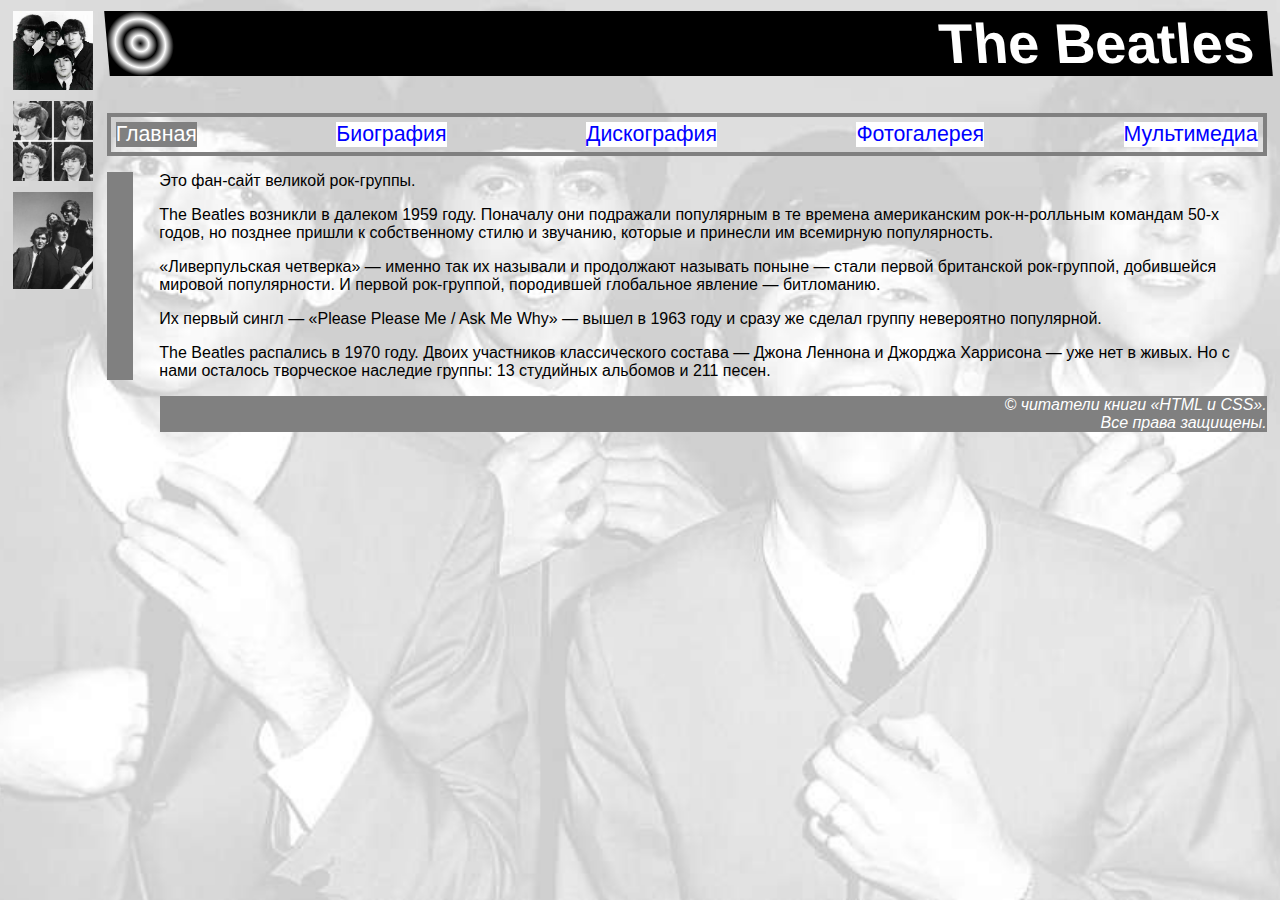
<file: index.html>
﻿<!doctype html>
<html>
    <head>
        <meta charset="UTF-8">
        <title>Главная :: The Beatles</title>
        <link href="styles/styles.css"
        rel="stylesheet" type="text/css">
    </head>
    <body>
        <header>
            <h1>The Beatles</h1>
        </header>
        <nav>
            <div>Главная</div>
            <a href="pages/biography.html">Биография</a>
            <a href="pages/discography.html">Дискография</a>
            <a href="pages/photogallery.html">Фотогалерея</a>
            <a href="pages/media.html">Мультимедиа</a>
        </nav>
        <main>
            <p>Это фан-сайт великой рок-группы.</p>
            <p>The Beatles возникли в далеком 1959 году. Поначалу они подражали
популярным в те времена американским рок-н-ролльным командам
50-х годов, но позднее пришли к собственному стилю и звучанию,
которые и принесли им всемирную популярность.</p>

<p>&laquo;Ливерпульская четверка&raquo;&nbsp;&mdash; именно так их
называли и продолжают называть поныне&nbsp;&mdash; стали первой
британской рок-группой, добившейся мировой популярности. И первой
рок-группой, породившей глобальное явление&nbsp;&mdash; битломанию.</p>

<p>Их первый сингл&nbsp;&mdash; &laquo;Please Please Me / Ask Me Why&raquo;&nbsp;&mdash;
вышел в 1963 году и сразу же сделал группу невероятно популярной.</p>

<p>The Beatles распались в 1970 году. Двоих участников классического
состава&nbsp;&mdash; Джона Леннона и Джорджа Харрисона&nbsp;&mdash;
уже нет в живых. Но с нами осталось творческое наследие группы:
13 студийных альбомов и 211 песен.</p>
        </main>
        <footer>
            <p>&copy; читатели книги &laquo;HTML и CSS&raquo;.<br>
            Все права защищены.</p>
        </footer>
    </body>
</html>
</file>
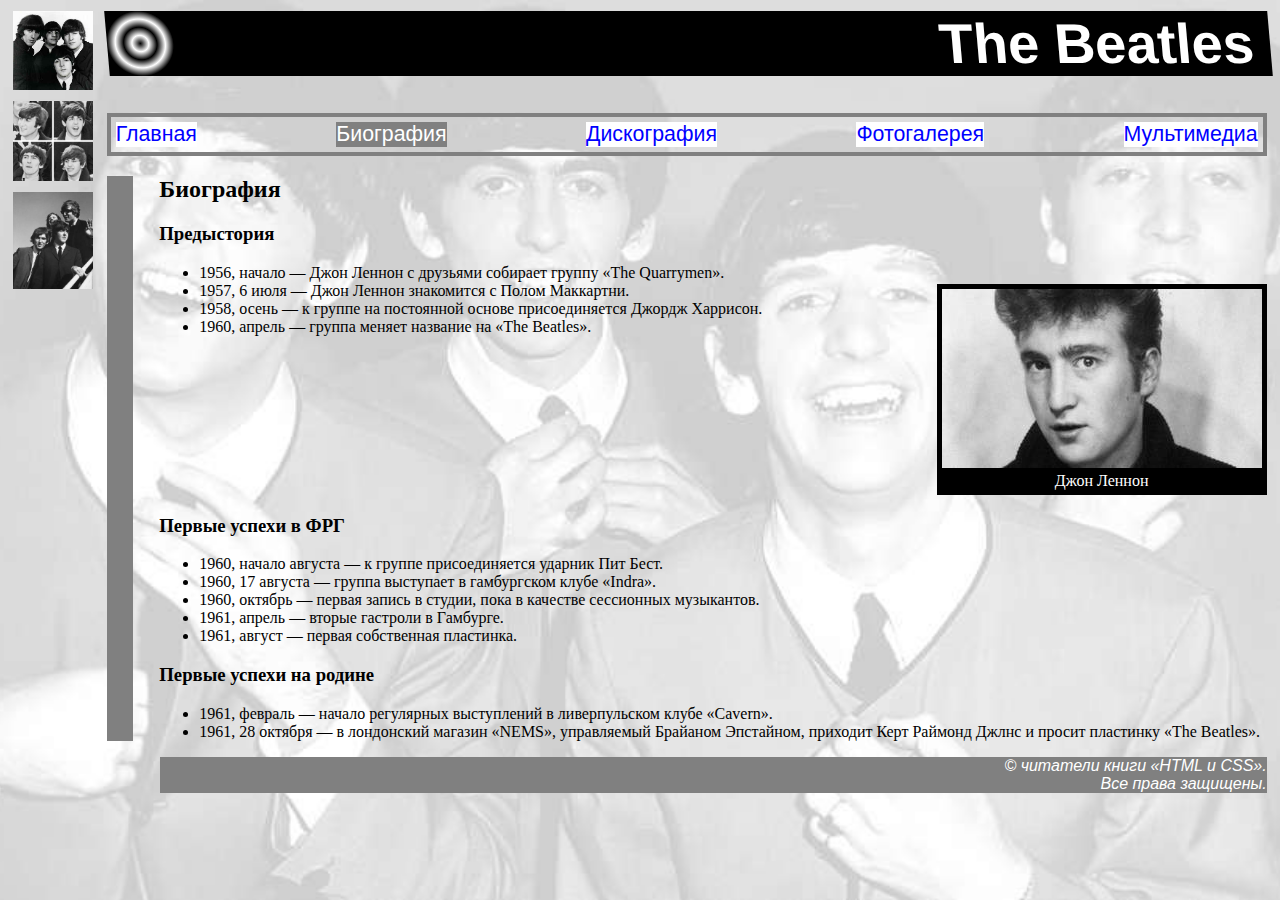
<file: pages/biography.html>
﻿<!doctype html>
<html>
    <head>
        <meta charset="UTF-8">
        <title>Биография :: The Beatles</title>
        <link href="../styles/styles.css"
        rel="stylesheet" type="text/css">
    </head>
    <body>
        <header>
            <h1>The Beatles</h1>
        </header>
        <nav>
            <a href="../index.html">Главная</a>
            <div>Биография</div>
            <a href="discography.html">Дискография</a>
            <a href="photogallery.html">Фотогалерея</a>
            <a href="media.html">Мультимедиа</a>
        </nav>
        <main>
            <h2>Биография</h2>
            <h3>Предыстория</h3>
            <ul>
                <aside><img src="../images/john_lennon.jpg"><br>Джон Леннон</aside>
                <li>1956, начало&nbsp;&mdash; Джон Леннон с друзьями собирает
                группу &laquo;The Quarrymen&raquo;.</li>
                <li>1957, 6 июля&nbsp;&mdash; Джон Леннон знакомится с Полом
                Маккартни.</li>
                <li>1958, осень&nbsp;&mdash; к группе на постоянной основе
                присоединяется Джордж Харрисон.</li>
                <li>1960, апрель&nbsp;&mdash; группа меняет название на
                &laquo;The Beatles&raquo;.</li>
            </ul>
            <h3 style="clear: right;">Первые успехи в ФРГ</h3>
            <ul>
                <li>1960, начало августа&nbsp;&mdash; к группе присоединяется ударник
                Пит Бест.</li>
                <li>1960, 17 августа&nbsp;&mdash; группа выступает в гамбургском
                клубе &laquo;Indra&raquo;.</li>
                <li>1960, октябрь&nbsp;&mdash; первая запись в студии, пока в
                качестве сессионных музыкантов.</li>
                <li>1961, апрель&nbsp;&mdash; вторые гастроли в Гамбурге.</li>
                <li>1961, август&nbsp;&mdash; первая собственная пластинка.</li>
            </ul>
            <h3>Первые успехи на родине</h3>
            <ul>
                <li>1961, февраль&nbsp;&mdash; начало регулярных выступлений
                в ливерпульском клубе &laquo;Cavern&raquo;.</li>
                <li>1961, 28 октября&nbsp;&mdash; в лондонский магазин
                &laquo;NEMS&raquo;, управляемый Брайаном Эпстайном, приходит
                Керт Раймонд Джлнс и просит пластинку &laquo;The Beatles&raquo;.</li>
            </ul>
        </main>
        <footer>
            <p>&copy; читатели книги &laquo;HTML и CSS&raquo;.<br>
            Все права защищены.</p>
        </footer>
    </body>
</html>
</file>
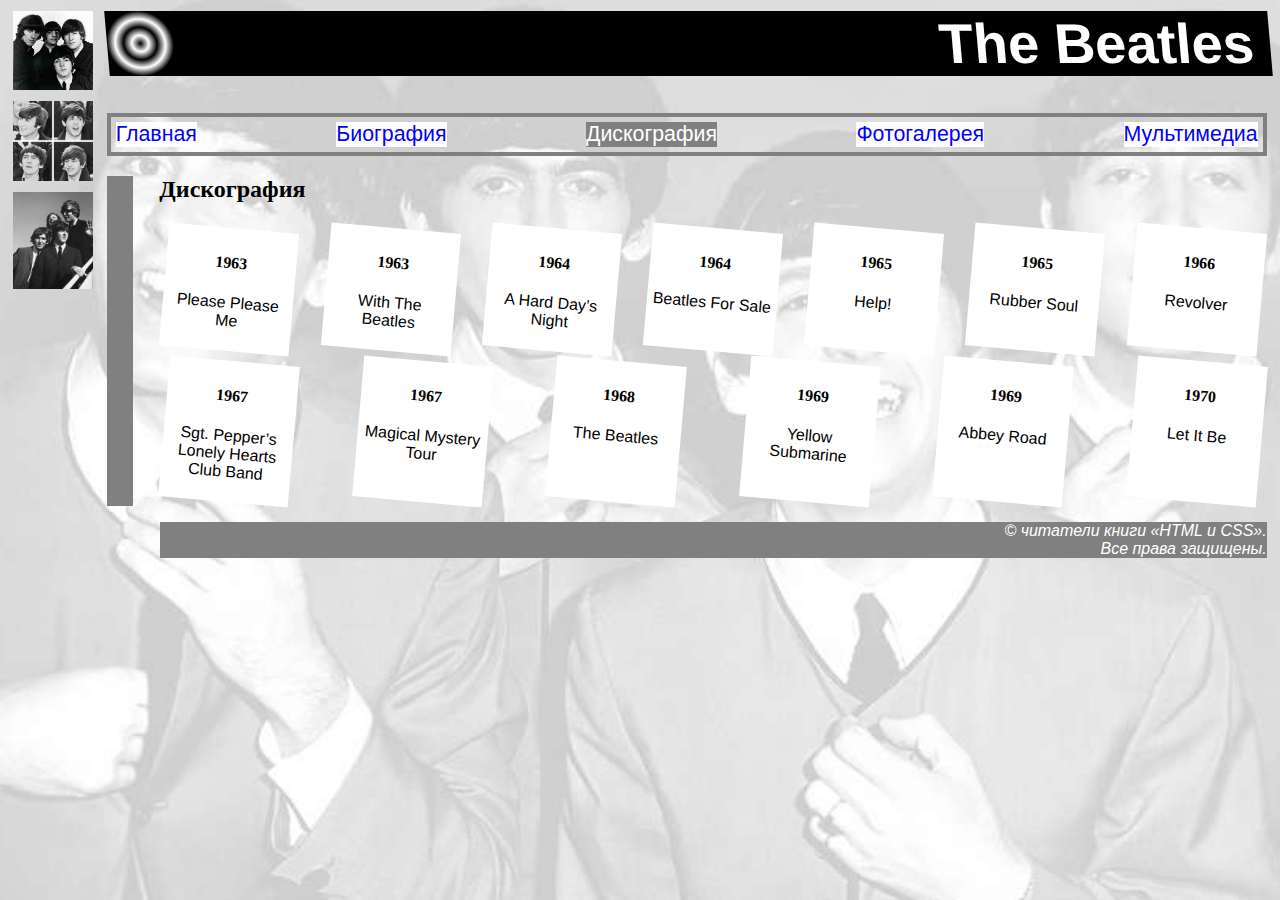
<file: pages/discography.html>
﻿<!doctype html>
<html>
    <head>
        <meta charset="UTF-8">
        <title>Дискография :: The Beatles</title>
        <link href="../styles/styles.css"
        rel="stylesheet" type="text/css">
    </head>
    <body>
        <header>
            <h1>The Beatles</h1>
        </header>
        <nav>
            <a href="../index.html">Главная</a>
            <a href="biography.html">Биография</a>
            <div>Дискография</div>
            <a href="photogallery.html">Фотогалерея</a>
            <a href="media.html">Мультимедиа</a>
        </nav>
        <main>
            <h2>Дискография</h2>
            <div id="discography">
                <div>
                    <h4>1963</h4>
                    <p>Please Please Me</p>
                </div>
                <div>
                    <h4>1963</h4>
                    <p>With The Beatles</p>
                </div>
                <div>
                    <h4>1964</h4>
                    <p>A Hard Day’s Night</p>
                </div>
                <div>
                    <h4>1964</h4>
                    <p>Beatles For Sale</p>
                </div>
                <div>
                    <h4>1965</h4>
                    <p>Help!</p>
                </div>
                <div>
                    <h4>1965</h4>
                    <p>Rubber Soul</p>
                </div>
                <div>
                    <h4>1966</h4>
                    <p>Revolver</p>
                </div>
                <div>
                    <h4>1967</h4>
                    <p>Sgt. Pepper’s Lonely Hearts Club Band</p>
                </div>
                <div>
                    <h4>1967</h4>
                    <p>Magical Mystery Tour</p>
                </div>
                <div>
                    <h4>1968</h4>
                    <p>The Beatles</p>
                </div>
                <div>
                    <h4>1969</h4>
                    <p>Yellow Submarine</p>
                </div>
                <div>
                    <h4>1969</h4>
                    <p>Abbey Road</p>
                </div>
                <div>
                    <h4>1970</h4>
                    <p>Let It Be</p>
                </div>
            </div>
        </main>
        <footer>
            <p>&copy; читатели книги &laquo;HTML и CSS&raquo;.<br>
            Все права защищены.</p>
        </footer>
    </body>
</html>
</file>
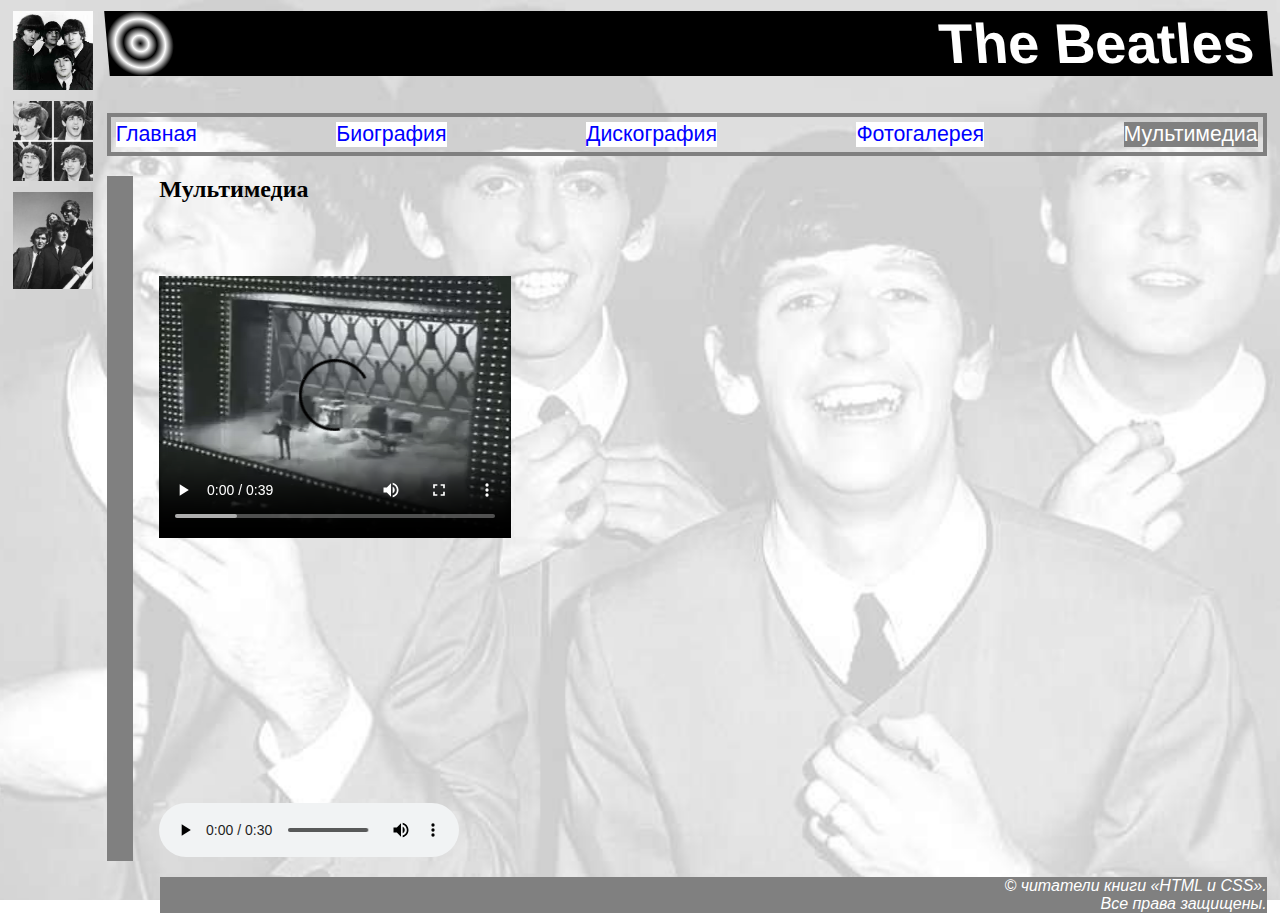
<file: pages/media.html>
﻿<!doctype html>
<html>
    <head>
        <meta charset="UTF-8">
        <title>Мультимедиа :: The Beatles</title>
        <link href="../styles/styles.css"
        rel="stylesheet" type="text/css">
    </head>
    <body>
        <header>
            <h1>The Beatles</h1>
        </header>
        <nav>
            <a href="../index.html">Главная</a>
            <a href="biography.html">Биография</a>
            <a href="discography.html">Дискография</a>
            <a href="photogallery.html">Фотогалерея</a>
            <div>Мультимедиа</div>
        </nav>
        <main>
            <h2>Мультимедиа</h2>
            <video src="../media/the_beatles_yesterday.mp4" controls></video>
            <iframe width="560" height="315"
            src="https://www.youtube.com/embed/vZC1qtKiz9Q"
            frameborder="0"
            allow="accelerometer; autoplay; encrypted-media; gyroscope; picture-in-picture"
            allowfullscreen></iframe>
            <audio src="../media/the_beatles_let_it_be.mp3" controls></audio>
            <iframe width="560" height="315"
            src="https://www.youtube.com/embed/bhLL_Ie8E2U"
            frameborder="0"
            allow="accelerometer; autoplay; encrypted-media; gyroscope; picture-in-picture"
            allowfullscreen></iframe>
        </main>
        <footer>
            <p>&copy; читатели книги &laquo;HTML и CSS&raquo;.<br>
            Все права защищены.</p>
        </footer>
    </body>
</html>
</file>
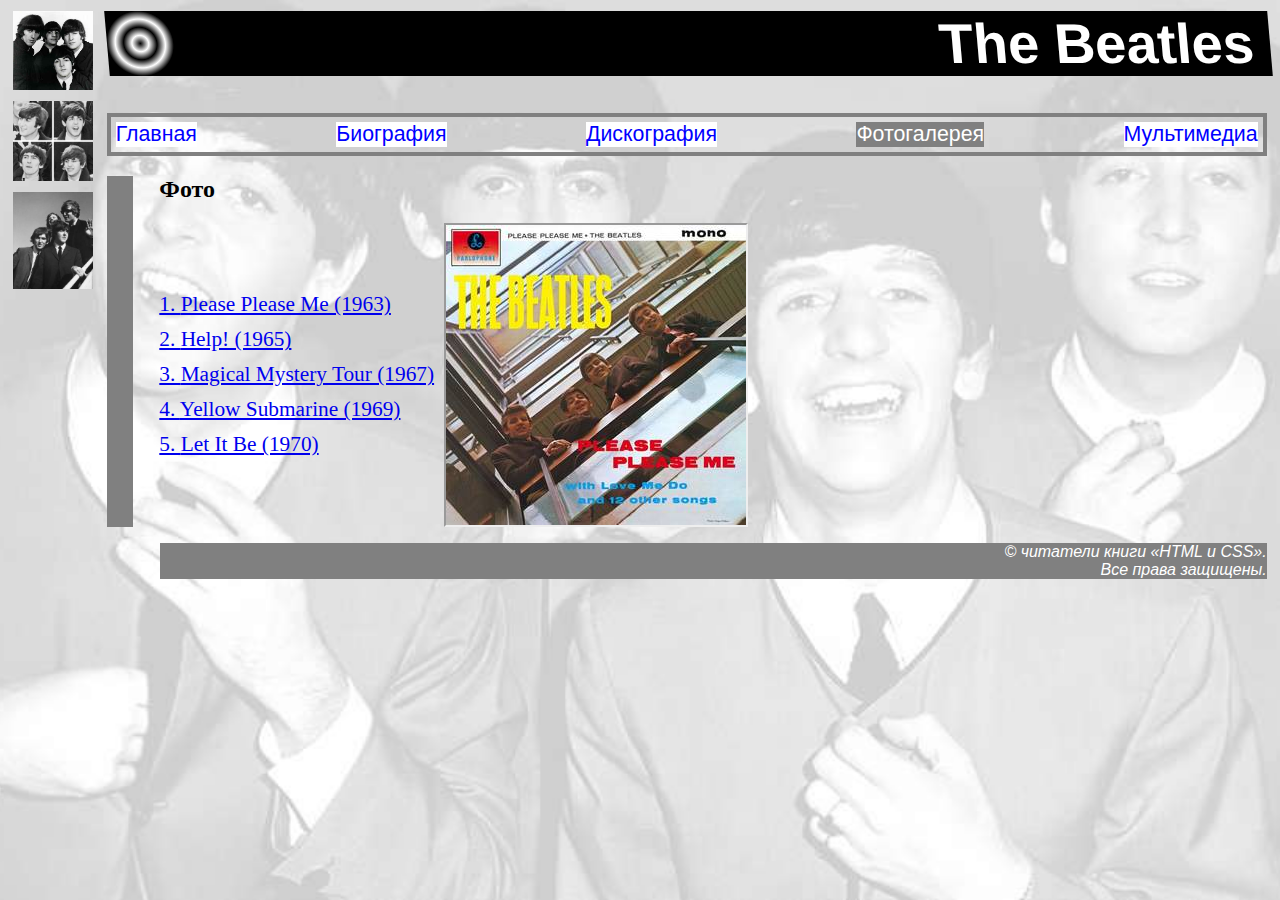
<file: pages/photogallery.html>
﻿<!doctype html>
<html>
    <head>
        <meta charset="UTF-8">
        <title>Фото :: The Beatles</title>
        <link href="../styles/styles.css"
        rel="stylesheet" type="text/css">
    </head>
    <body>
        <header>
            <h1>The Beatles</h1>
        </header>
        <nav>
            <a href="../index.html">Главная</a>
            <a href="biography.html">Биография</a>
            <a href="discography.html">Дискография</a>
            <div>Фотогалерея</div>
            <a href="media.html">Мультимедиа</a>
        </nav>
        <main>
            <h2>Фото</h2>
            <div class="tbl">
                <div>
                    <div>
                        <a href="gallery/please_please_me.html"
                        target="gallery">Please Please Me
                        (1963)</a>
                        <a href="gallery/help.html"
                        target="gallery">Help! (1965)</a>
                        <a href="gallery/magical_mystery_tour.html"
                        target="gallery">Magical Mystery Tour
                        (1967)</a>
                        <a href="gallery/yellow_submarine.html"
                        target="gallery">Yellow Submarine
                        (1969)</a>
                        <a href="gallery/let_it_be.html"
                        target="gallery">Let It Be (1970)</a>
                    </div>
                    <iframe name="gallery" width="300" height="300"
                    src="gallery/please_please_me.html"></iframe> 
                </div>
            </div>
        </main>
        <footer>
            <p>&copy; читатели книги &laquo;HTML и CSS&raquo;.<br>
            Все права защищены.</p>
        </footer>
    </body>
</html>
</file>
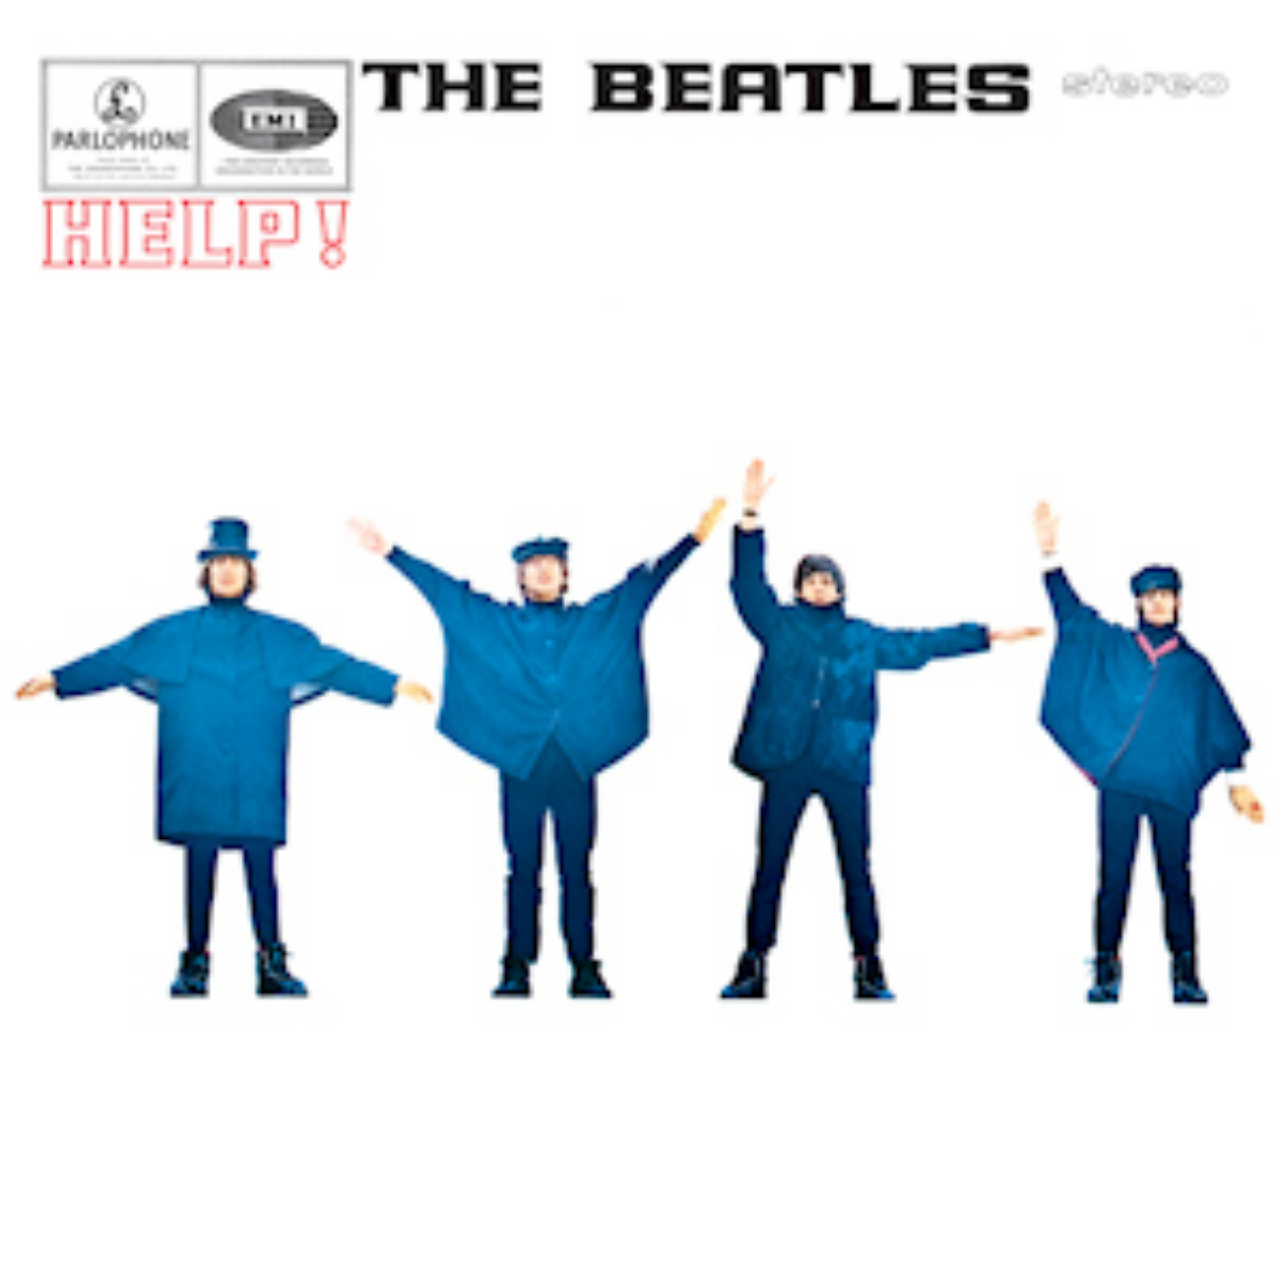
<file: pages/gallery/help.html>
﻿<!doctype html>
<html>
    <head>
        <meta charset="UTF-8">
        <link href="../../styles/styles.css"
        rel="stylesheet" type="text/css">
    </head>
    <body class="noscroll">
        <div class="gallery-item">
            <img src="../../images/the_beatles_help.jpg">
        </div>
    </body>
</html>
</file>
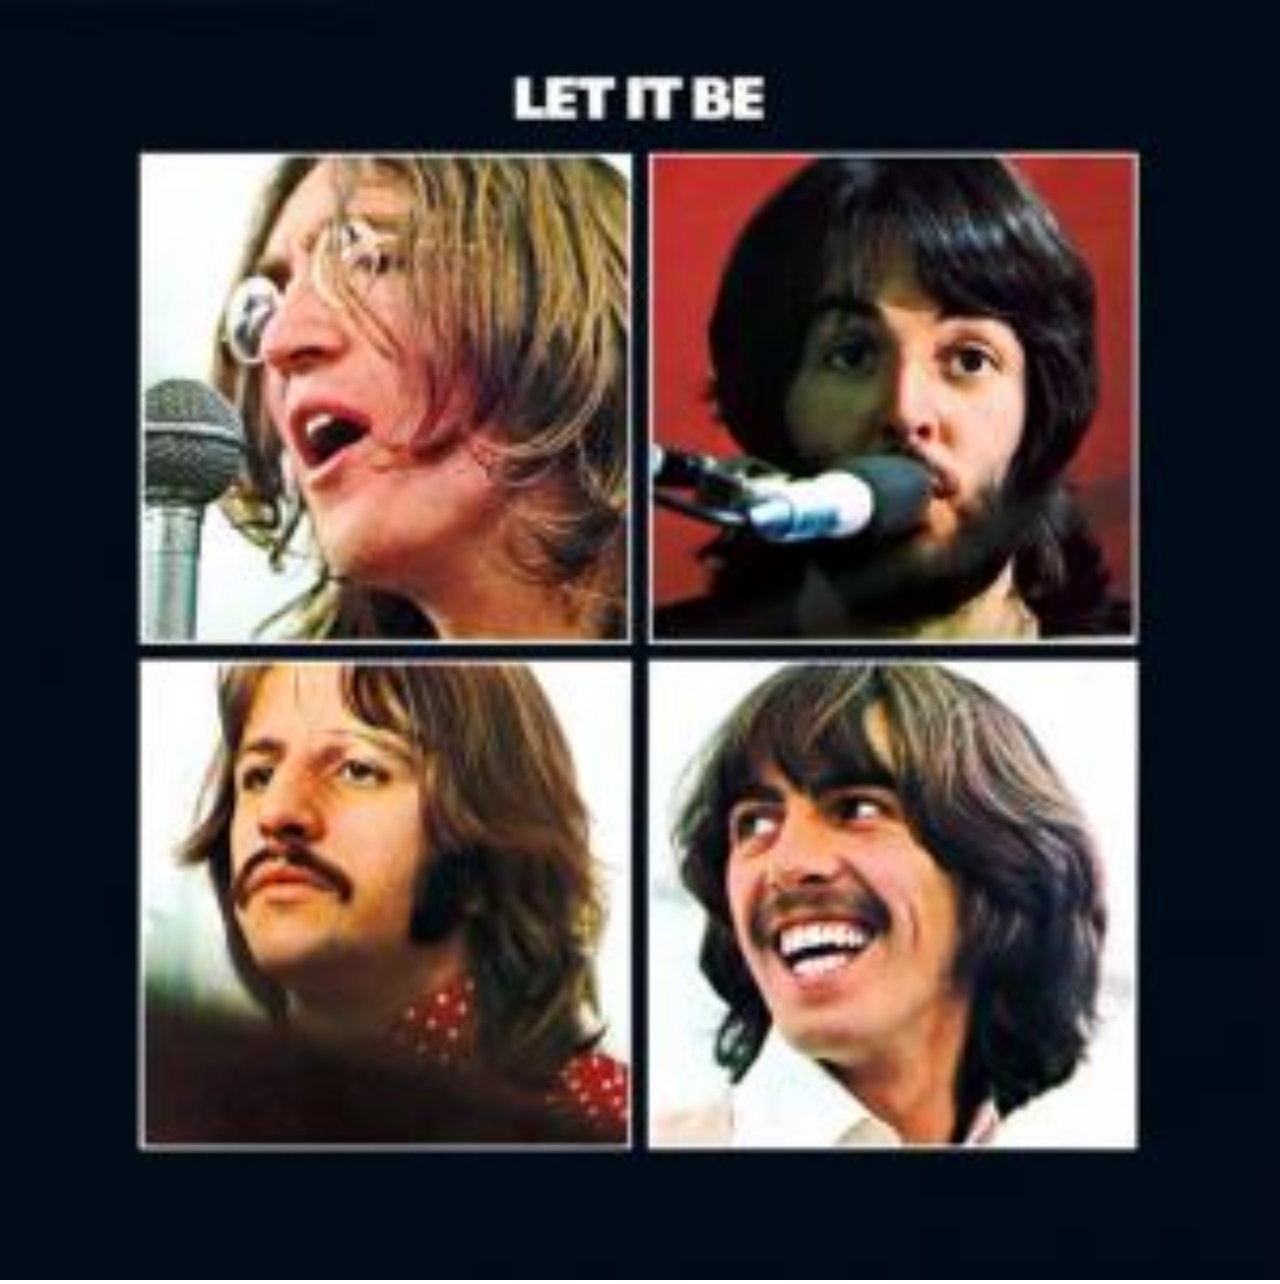
<file: pages/gallery/let_it_be.html>
﻿<!doctype html>
<html>
    <head>
        <meta charset="UTF-8">
        <link href="../../styles/styles.css"
        rel="stylesheet" type="text/css">
    </head>
    <body class="noscroll">
        <div class="gallery-item">
            <img src="../../images/the_beatles_let_it_be.jpg">
        </div>
    </body>
</html>
</file>
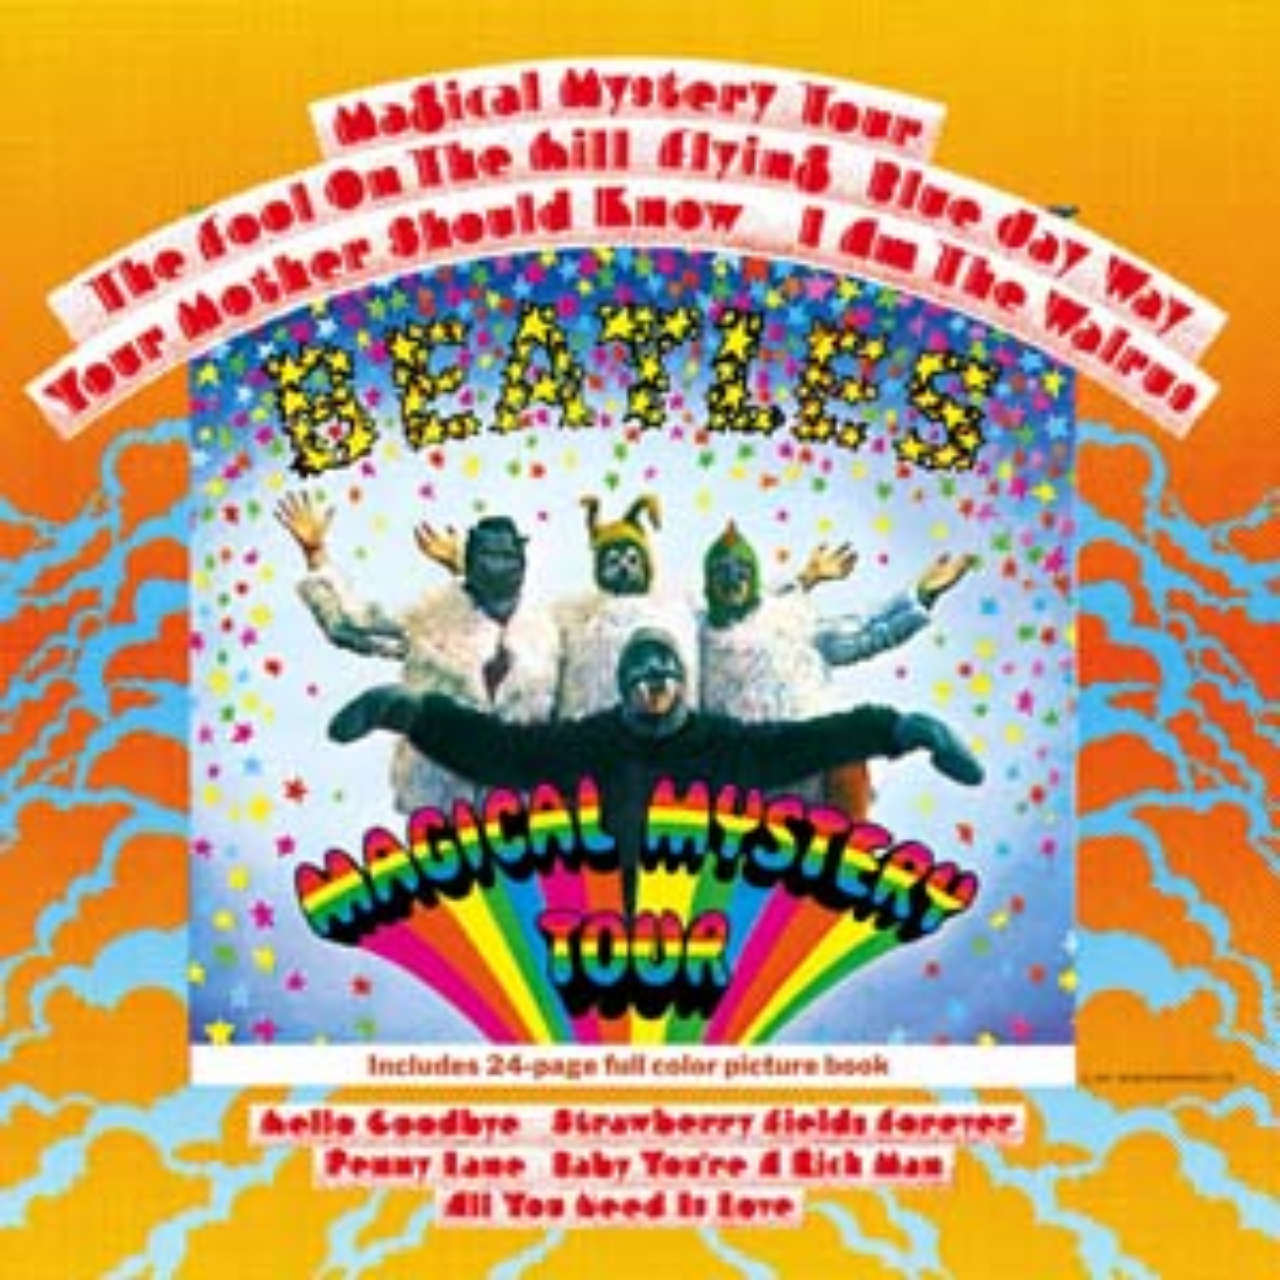
<file: pages/gallery/magical_mystery_tour.html>
﻿<!doctype html>
<html>
    <head>
        <meta charset="UTF-8">
        <link href="../../styles/styles.css"
        rel="stylesheet" type="text/css">
    </head>
    <body class="noscroll">
        <div class="gallery-item">
            <img src="../../images/the_beatles_magical_mystery_tour.jpg">
        </div>
    </body>
</html>
</file>
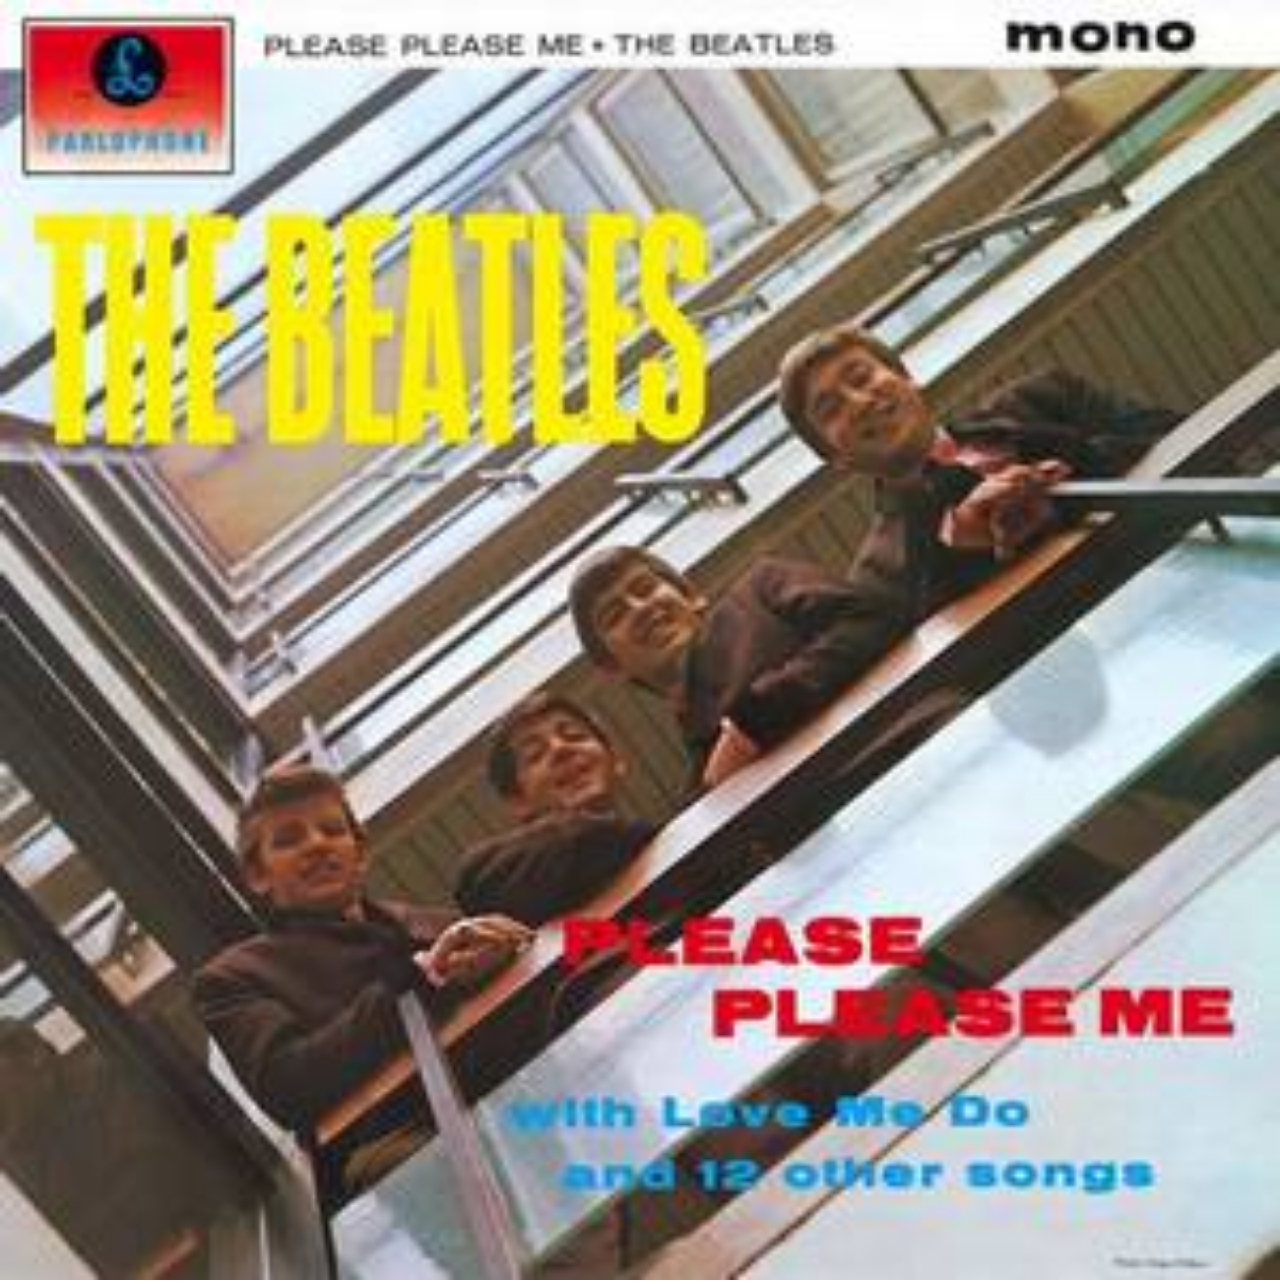
<file: pages/gallery/please_please_me.html>
﻿<!doctype html>
<html>
    <head>
        <meta charset="UTF-8">
        <link href="../../styles/styles.css"
        rel="stylesheet" type="text/css">
    </head>
    <body class="noscroll">
        <div class="gallery-item">
            <img src="../../images/the_beatles_please_please_me.jpg">
        </div>
    </body>
</html>
</file>
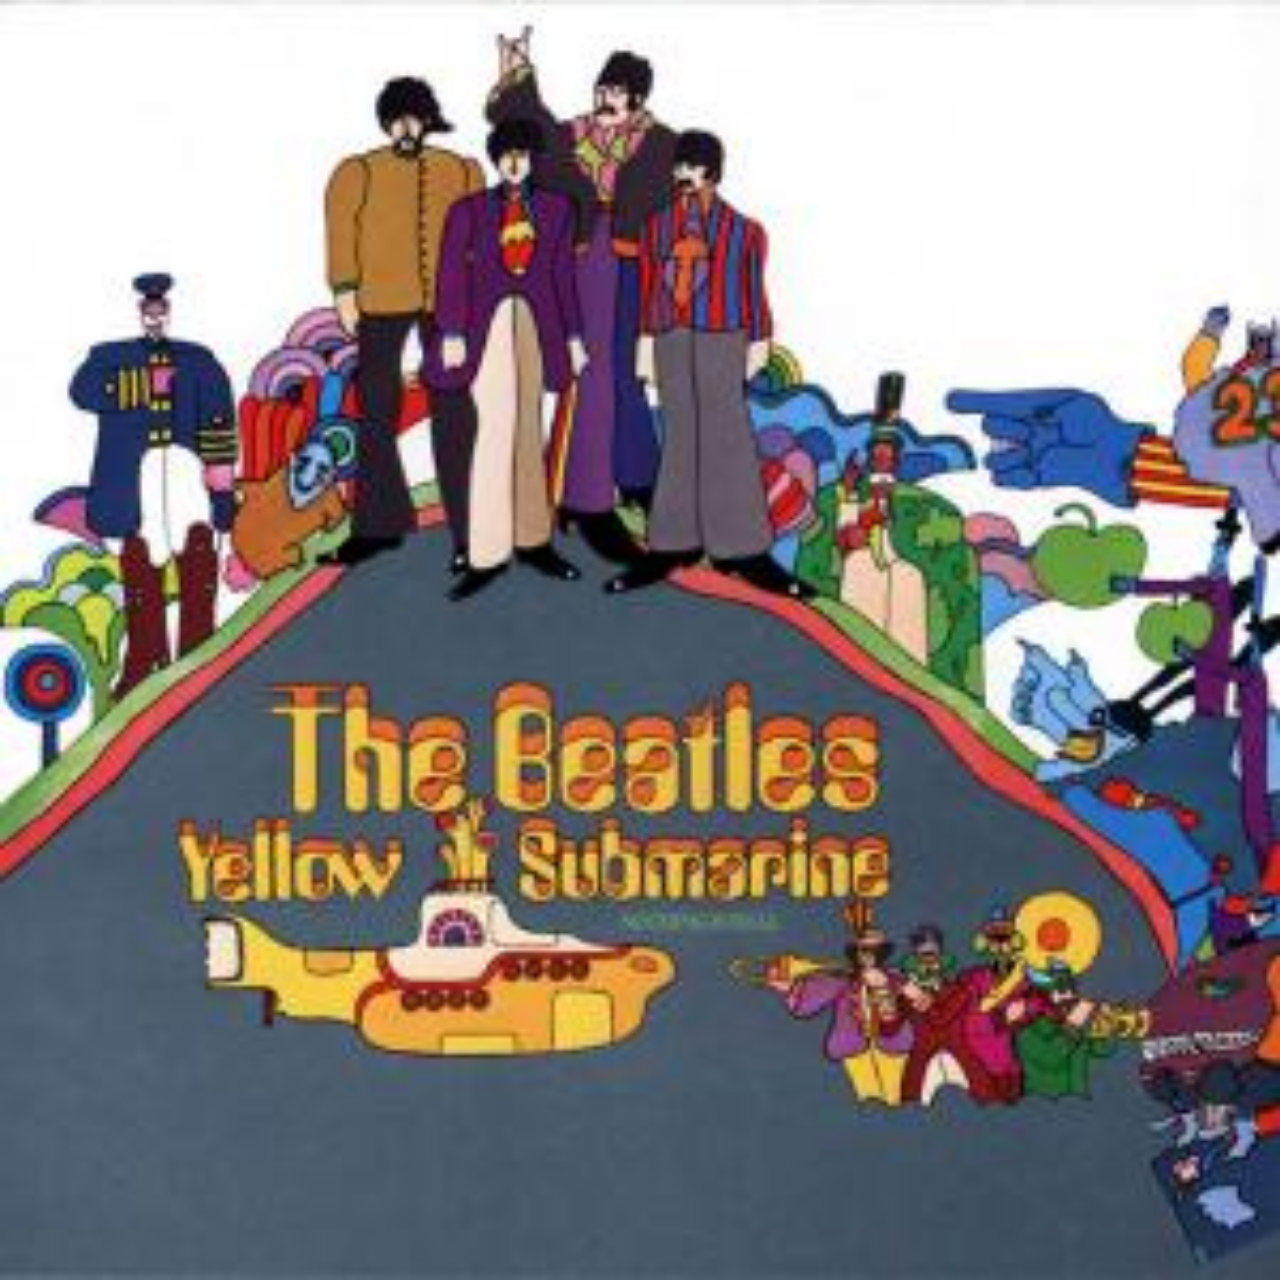
<file: pages/gallery/yellow_submarine.html>
﻿<!doctype html>
<html>
    <head>
        <meta charset="UTF-8">
        <link href="../../styles/styles.css"
        rel="stylesheet" type="text/css">
    </head>
    <body class="noscroll">
        <div class="gallery-item">
            <img src="../../images/the_beatles_yellow_submarine.jpg">
        </div>
    </body>
</html>
</file>
<file: styles/styles.css>
body {
    margin: 0px;
    counter-reset: ph_links;
    background-image: url(../images/bg3.jpg), url(../images/bg2.jpg), url(../images/bg1.jpg), url(../images/main_bg.jpg);
    background-size: 60pt, 60pt, 60pt, cover;
    background-attachment: fixed;
    background-position: 10pt 144pt, 10pt 76pt, 10pt 8pt, center;
    background-repeat: no-repeat;
}
.gallery-item img {width: 100%;}
body.noscroll {overflow: hidden;}
a[target=gallery] {font-size: 16pt;}
a[target=gallery]::before {
    counter-increment: ph_links;
    content: counter(ph_links) ". ";
}
header h1 {
    font: bold 42pt Verdana, sans-serif;
    text-align: right;
    color: white;
    margin-top: 8pt;
    margin-right: 8pt;
    margin-left: 80pt;
    padding-right: 12pt;
    background-image: radial-gradient(closest-side at 25pt 50%, black, white, black, white, black);
    transform: skewX(5deg);
}
main p {font: 12pt Arial, sans-serif;}
main {
    margin-left: 80pt;
    padding-left: 20pt;
    padding-right: 10pt;
    border-left-width: 20pt;
    border-left-style: solid;
    border-left-color: grey;
}
div.tbl {display: table;}
div.tbl > div {display:table-row;}
div.tbl > div > * {
    display: table-cell;
    vertical-align: middle;
}
div.tbl a {
    display: block;
    margin: 10px 10px 10px 0px;
}
aside {
    float: right;
    margin: 20px 0px 20px 20px;
    padding: 5px;
    color: white;
    background-color: black;
    text-align: center;
}
nav {
    margin: 10pt 10pt 10pt 80pt;
    padding: 5px;
    border: 4px solid grey;
    font: 16pt Arial, sans-serif;
    display: flex;
    justify-content: space-between;
}
nav a {display: block;}
nav a:link, nav a:visited {
    color: blue;
    background-color: white;
    text-decoration: none;
    transition-duration: 1s;
}
nav a:active, nav a:hover {
    color: white;
    background-color: blue;
    text-decoration: none;
    transform: scale(1.2, 1.2) translateY(4px);
    transition-duration: 0.5s;
}
nav div {
    color: white;
    background-color: grey;
}
div#discography {
    display: flex;
    flex-wrap: wrap;
    justify-content: space-between;
}
div#discography > div {
    background-color: white;
    padding: 5px;
    margin: 5px;
    text-align: center;
    width: 120px;
    transform: rotate(5deg);
    transition: 0.2s linear;
}
div#discography > div:hover {
    transform: rotate(-5deg) translateY(-10px);
    transition: 0.1s linear;
}
footer {
    margin-left: 120pt;
    margin-right: 10pt;
}
footer p {
    font: italic 12pt Arial, sans-serif;
    color: white;
    background-color: grey;
    text-align: right;
    margin-bottom: 0px;
}
@media screen and (max-width: 400px) {
    body {background: transparent;}
    header h1, nav, main, footer {margin-left: 8pt;}
    header h1 {
        font-size: 28pt;
        background: black;
    }
    nav {flex-direction: column;}
    main {
        padding-left: 0pt;
        border-left: none;
    }
    nav a:active, nav a:hover {
        transform: translateY(4px);
    }
    div#discography > div {border: 1px solid black;}
    iframe {width: 100%;}
    div.tbl, div.tbl > div, div.tbl > div > * {
        display: block;
    }
}
@media print {
    body {background: transparent;}
    nav {display: none;}
    header h1, main, footer {margin-left: 8pt;}
    header, footer {background: transparent;}
    main {
        padding-left: 0pt;
        border-left: none;
    }
    header h1, footer p {color: black;}
    header h1 {letter-spacing: 10pt;}
    footer {border-top: 1px solid black;}
    div#discography > div {border: 1px solid black;}
}
</file>
